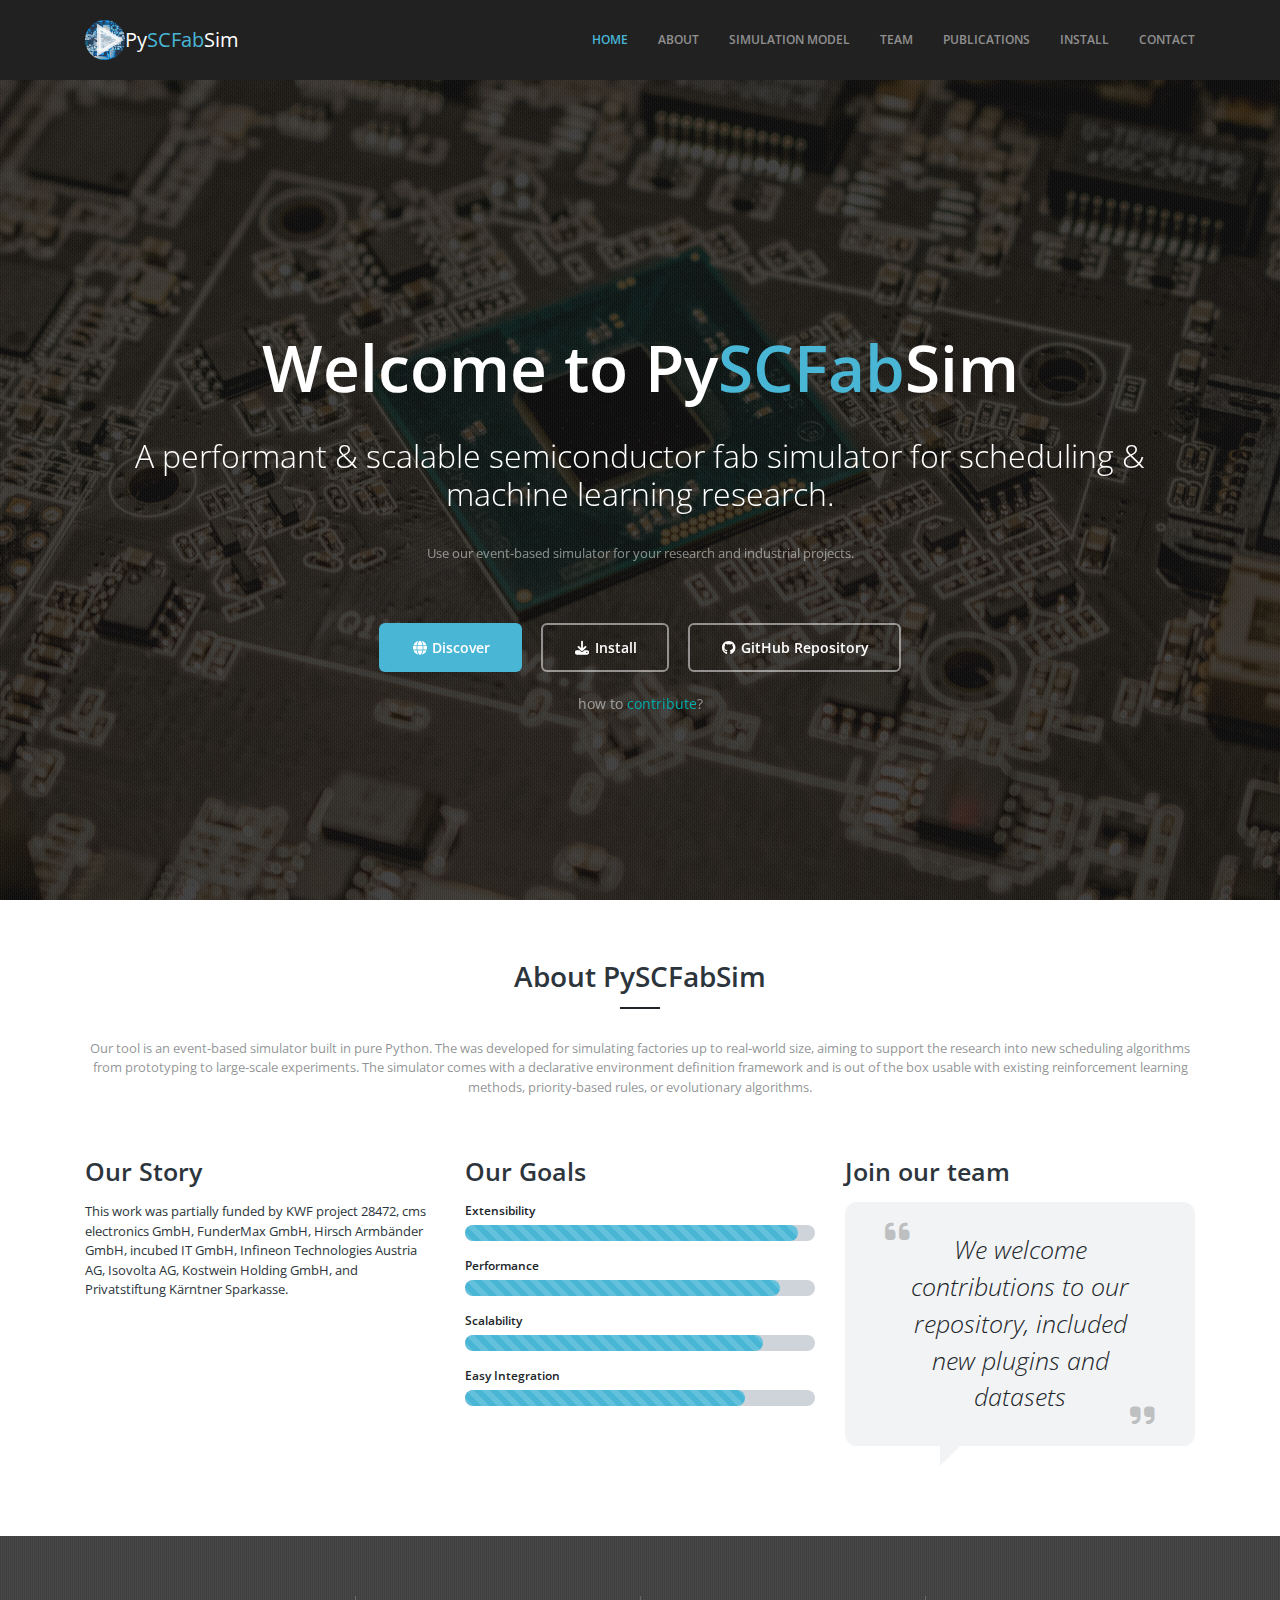
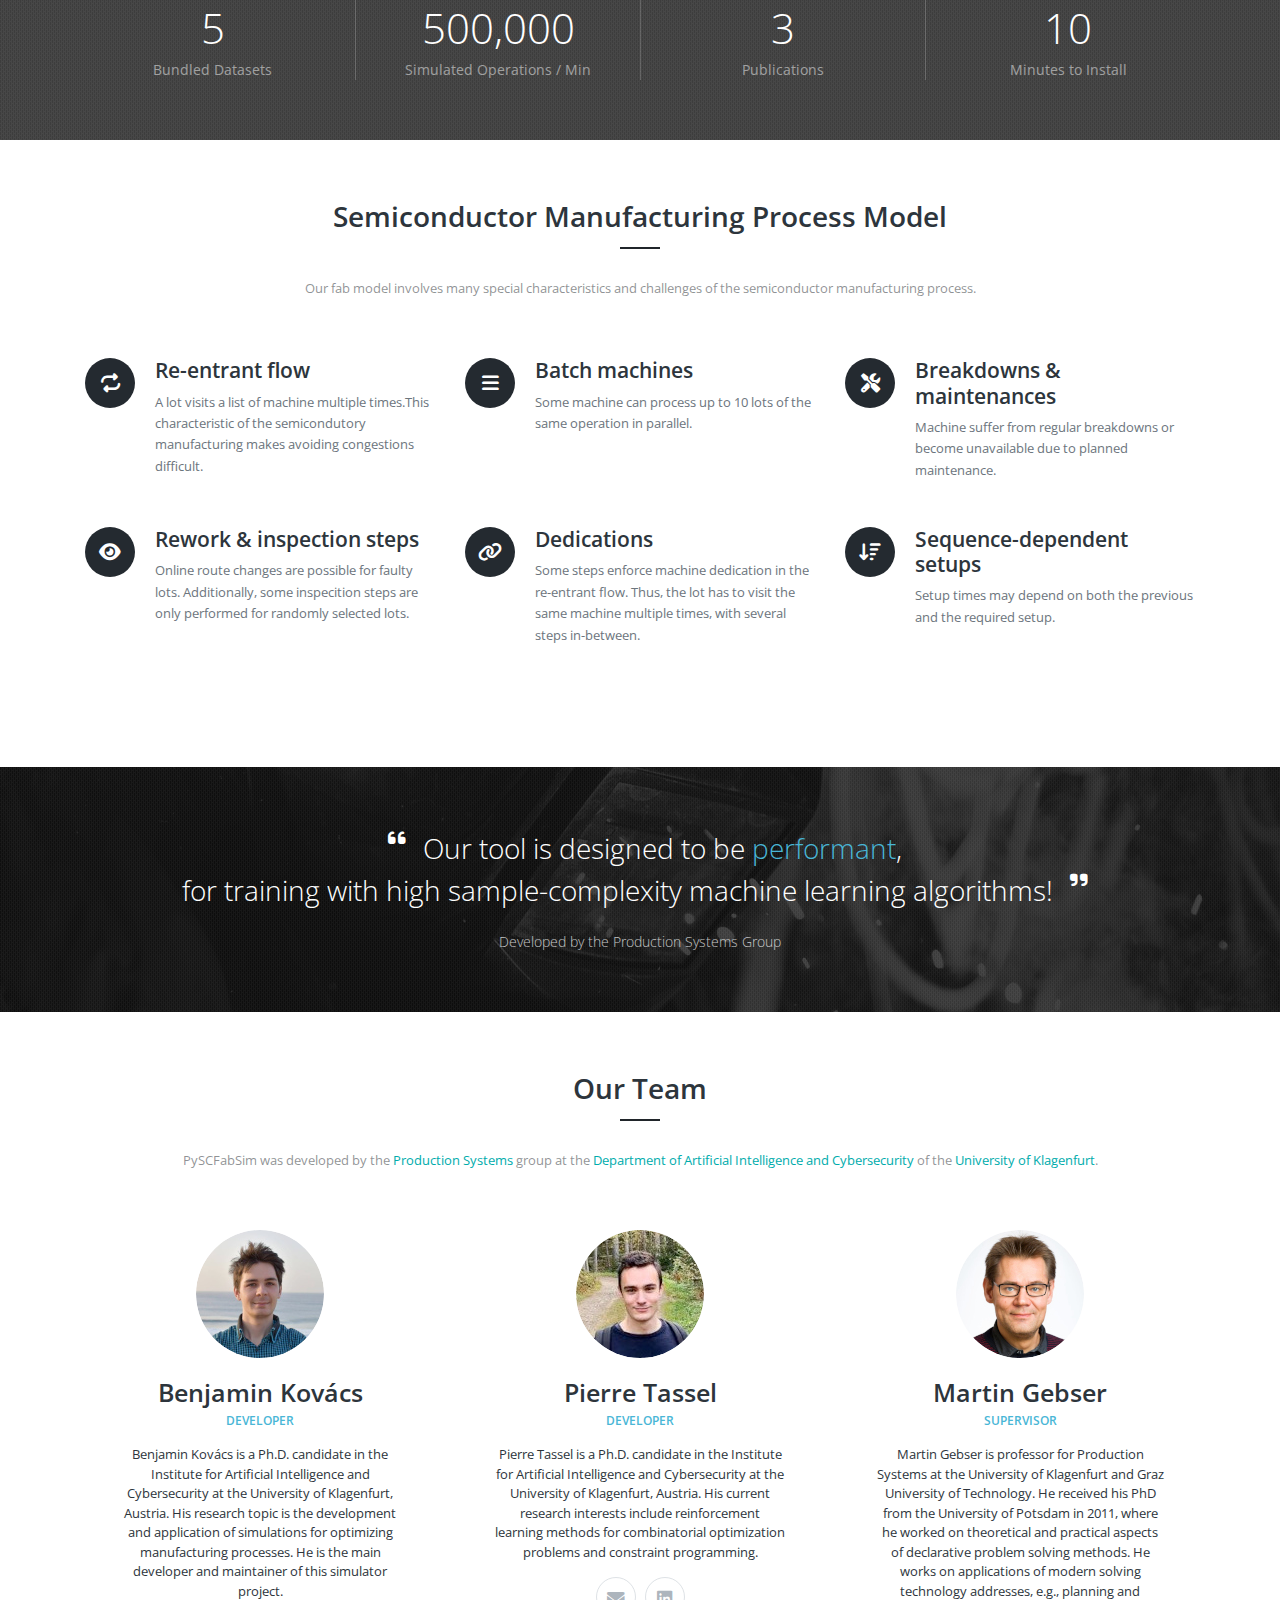
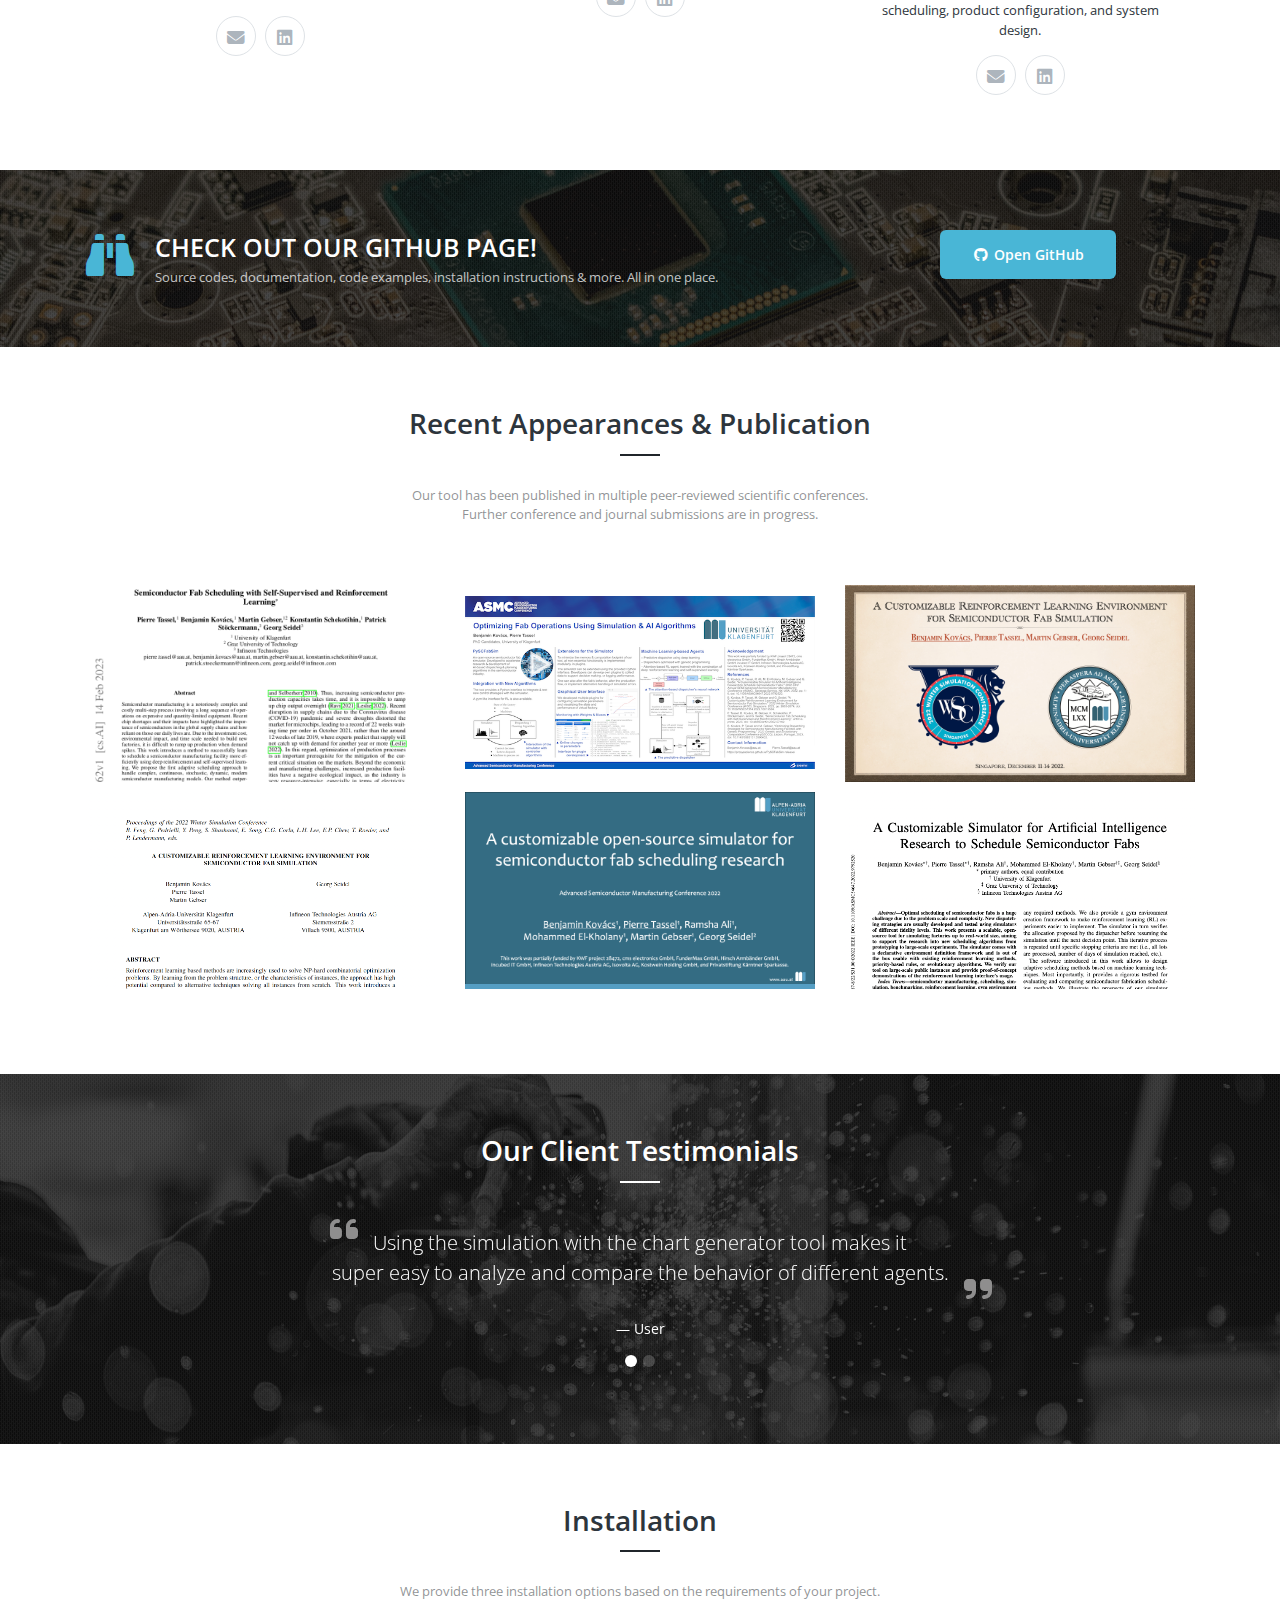
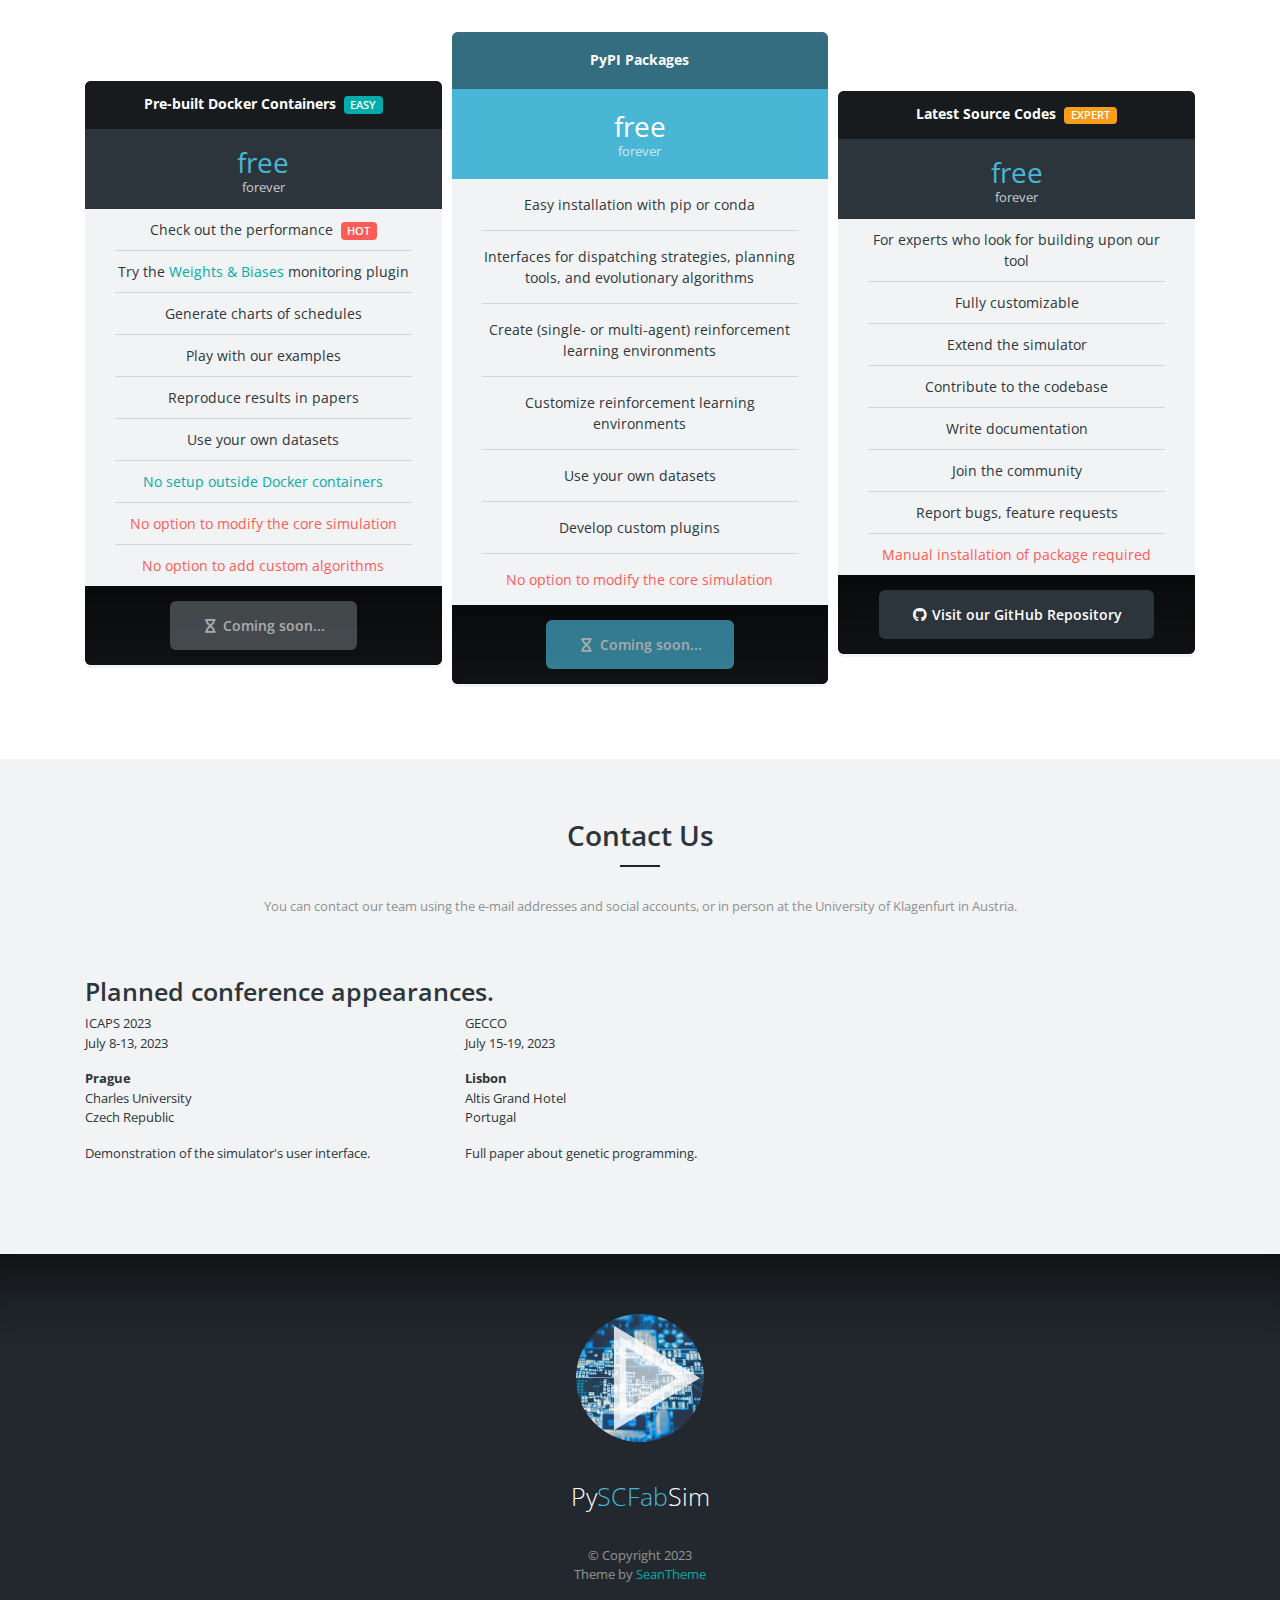
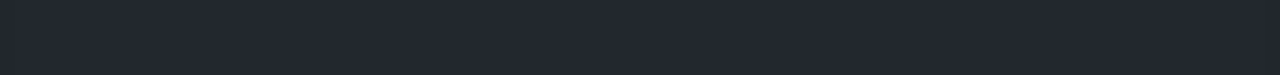
<file: docs/index.html>
<!DOCTYPE html>
<html lang="en">
<head>
    <meta charset="utf-8"/>
    <title>PySCFabSim &mdash; a performant semiconductor fab simulator for scheduling &amp; machine learning
        research </title>
    <meta content="width=device-width, initial-scale=1.0, maximum-scale=1.0, user-scalable=no" name="viewport"/>
    <meta content="" name="description"/>
    <meta content="" name="author"/>

    <!-- ================== BEGIN core-css ================== -->
    <link href="https://fonts.googleapis.com/css?family=Open+Sans:300,400,600,700" rel="stylesheet"/>
    <link href="assets/css/one-page-parallax/vendor.min.css" rel="stylesheet"/>
    <link href="assets/css/one-page-parallax/app.min.css" rel="stylesheet"/>
    <!-- ================== END core-css ================== -->
    <link rel="icon" href="/favicon.ico" type="image/x-icon" />
</head>
<body data-bs-spy='scroll' data-bs-target='#header' data-bs-offset='51' class="theme-cyan">
<!-- begin #page-container -->
<div id="page-container" class="fade">
    <!-- begin #header -->
    <div id="header" class="header navbar navbar-inverse navbar-fixed-top navbar-expand-lg">
        <!-- begin container -->
        <div class="container">
            <!-- begin navbar-brand -->
            <a href="index.html" class="navbar-brand">
                <img src="./assets/img/logo_xs.png" alt="logo">
                <span class="brand-text">Py<span class="text-theme">SCFab</span>Sim</span>
            </a>
            <!-- end navbar-brand -->
            <!-- begin navbar-toggle -->
            <button type="button" class="navbar-toggle collapsed" data-bs-toggle="collapse"
                    data-bs-target="#header-navbar">
                <span class="icon-bar"></span>
                <span class="icon-bar"></span>
                <span class="icon-bar"></span>
            </button>
            <!-- end navbar-header -->
            <!-- begin navbar-collapse -->
            <div class="collapse navbar-collapse" id="header-navbar">
                <ul class="nav navbar-nav navbar-end">
                    <li class="nav-item"><a class="nav-link" href="#home" data-click="scroll-to-target">HOME</a></li>
                    <li class="nav-item"><a class="nav-link" href="#about" data-click="scroll-to-target">ABOUT</a></li>
                    <li class="nav-item"><a class="nav-link" href="#service" data-click="scroll-to-target">SIMULATION
                        MODEL</a></li>
                    <li class="nav-item"><a class="nav-link" href="#team" data-click="scroll-to-target">TEAM</a></li>
                    <li class="nav-item"><a class="nav-link" href="#work" data-click="scroll-to-target">PUBLICATIONS</a>
                    </li>
                    <li class="nav-item"><a class="nav-link" href="#install" data-click="scroll-to-target">INSTALL</a>
                    </li>
                    <li class="nav-item"><a class="nav-link" href="#contact" data-click="scroll-to-target">CONTACT</a>
                    </li>
                </ul>
            </div>
            <!-- end navbar-collapse -->
        </div>
        <!-- end container -->
    </div>
    <!-- end #header -->

    <!-- begin #home -->
    <div id="home" class="content has-bg home">
        <!-- begin content-bg -->
        <div class="content-bg" style="background-image: url(assets/img/bg/bg-home.jpg);"
             data-paroller="true"
             data-paroller-type="foreground"
             data-paroller-factor="-0.25">
        </div>
        <!-- end content-bg -->
        <!-- begin container -->
        <div class="container home-content">
            <h1>Welcome to Py<span class="text-theme">SCFab</span>Sim</h1>
            <h3>A performant &amp; scalable semiconductor fab simulator for scheduling &amp; machine learning
                research.</h3>
            <p>
                Use our event-based simulator for your research and industrial projects.
            </p>
            <a href="#about" class="btn btn-theme btn-primary"><i class="fa fa-fw fa-globe"></i> Discover</a>
            <a href="#install" class="btn btn-theme btn-outline-white"><i class="fa fa-fw fa-download"></i> Install</a>
            <a target="_blank" href="https://github.com/prosysscience/PySCFabSim-release"
               class="btn btn-theme btn-outline-white"><i
                    class="fab fa-fw fa-github"></i> GitHub Repository</a><br/>
            <br/>
            how to <a href="#install">contribute</a>?
        </div>
        <!-- end container -->
    </div>
    <!-- end #home -->

    <!-- begin #about -->
    <div id="about" class="content" data-scrollview="true">
        <!-- begin container -->
        <div class="container" data-animation="true" data-animation-type="animate__fadeInDown">
            <h2 class="content-title">About PySCFabSim</h2>
            <p class="content-desc">
                Our tool is an event-based simulator built in pure Python.
                The was developed for simulating factories up to real-world size, aiming to support the research into
                new scheduling algorithms from prototyping to large-scale experiments. The simulator comes with a
                declarative environment definition framework and is out of the box usable with existing reinforcement
                learning methods, priority-based rules, or evolutionary algorithms.
            </p>
            <!-- begin row -->
            <div class="row">
                <!-- begin col-4 -->
                <div class="col-lg-4">
                    <!-- begin about -->
                    <div class="about">
                        <h3 class="mb-3">Our Story</h3>
                        <p>

                        </p>
                        <p>
                            This work was partially funded by KWF project 28472, cms electronics GmbH, FunderMax GmbH,
                            Hirsch Armbänder GmbH, incubed IT GmbH, Infineon Technologies Austria AG, Isovolta AG,
                            Kostwein Holding GmbH, and Privatstiftung Kärntner Sparkasse.
                        </p>
                    </div>
                    <!-- end about -->
                </div>
                <!-- end col-4 -->
                <!-- begin col-4 -->
                <div class="col-lg-4">
                    <h3 class="mb-3">Our Goals</h3>
                    <!-- begin skills -->
                    <div class="skills">
                        <div class="skills-name">Extensibility</div>
                        <div class="progress mb-3">
                            <div class="progress-bar progress-bar-striped progress-bar-animated bg-theme"
                                 style="width: 95%">
                                <span class="progress-number">95%</span>
                            </div>
                        </div>
                        <div class="skills-name">Performance</div>
                        <div class="progress mb-3">
                            <div class="progress-bar progress-bar-striped progress-bar-animated bg-theme"
                                 style="width: 90%">
                                <span class="progress-number">90%</span>
                            </div>
                        </div>
                        <div class="skills-name">Scalability</div>
                        <div class="progress mb-3">
                            <div class="progress-bar progress-bar-striped progress-bar-animated bg-theme"
                                 style="width: 85%">
                                <span class="progress-number">85%</span>
                            </div>
                        </div>
                        <div class="skills-name">Easy Integration</div>
                        <div class="progress mb-3">
                            <div class="progress-bar progress-bar-striped progress-bar-animated bg-theme"
                                 style="width: 80%">
                                <span class="progress-number">80%</span>
                            </div>
                        </div>
                    </div>
                    <!-- end skills -->
                </div>
                <!-- end col-4 -->
                <!-- begin col-4 -->
                <div class="col-lg-4">
                    <h3 class="mb-3">Join our team</h3>
                    <!-- begin about-author -->
                    <div class="about-author">
                        <div class="quote">
                            <i class="fa fa-quote-left"></i>
                            <h3>We welcome contributions to our repository, included new plugins and datasets</h3>
                            <i class="fa fa-quote-right"></i>
                        </div>
                    </div>
                    <!-- end about-author -->
                </div>
                <!-- end col-4 -->
            </div>
            <!-- end row -->
        </div>
        <!-- end container -->
    </div>
    <!-- end #about -->

    <!-- begin #milestone -->
    <div id="milestone" class="content bg-black-darker has-bg" data-scrollview="true">
        <!-- begin content-bg -->
        <div class="content-bg" style="background-image: url(assets/img/bg/bg-milestone.jpg)"
             data-paroller="true"
             data-paroller-factor="0.5"
             data-paroller-factor-md="0.01"
             data-paroller-factor-xs="0.01"></div>
        <!-- end content-bg -->
        <!-- begin container -->
        <div class="container">
            <!-- begin row -->
            <div class="row">
                <!-- begin col-3 -->
                <div class="col-lg-3 milestone-col">
                    <div class="milestone">
                        <div class="number" data-animation="true" data-animation-type="number" data-final-number="5">
                            5
                        </div>
                        <div class="title">Bundled Datasets</div>
                    </div>
                </div>
                <!-- end col-3 -->
                <!-- begin col-3 -->
                <div class="col-lg-3 milestone-col">
                    <div class="milestone">
                        <div class="number" data-animation="true" data-animation-type="number"
                             data-final-number="500000">
                            500,000
                        </div>
                        <div class="title">Simulated Operations / Min</div>
                    </div>
                </div>
                <!-- end col-3 -->
                <!-- begin col-3 -->
                <div class="col-lg-3 milestone-col">
                    <div class="milestone">
                        <div class="number" data-animation="true" data-animation-type="number"
                             data-final-number="3">3
                        </div>
                        <div class="title">Publications</div>
                    </div>
                </div>
                <!-- end col-3 -->
                <!-- begin col-3 -->
                <div class="col-lg-3 milestone-col">
                    <div class="milestone">
                        <div class="number" data-animation="true" data-animation-type="number" data-final-number="10">
                            10
                        </div>
                        <div class="title">Minutes to Install</div>
                    </div>
                </div>
                <!-- end col-3 -->
            </div>
            <!-- end row -->
        </div>
        <!-- end container -->
    </div>
    <!-- end #milestone -->


    <!-- beign #service -->
    <div id="service" class="content" data-scrollview="true">
        <!-- begin container -->
        <div class="container">
            <h2 class="content-title">Semiconductor Manufacturing Process Model</h2>
            <p class="content-desc">
                Our fab model involves many special characteristics and challenges of the semiconductor manufacturing
                process.
            </p>
            <!-- begin row -->
            <div class="row">
                <!-- begin col-4 -->
                <div class="col-lg-4 col-md-6">
                    <div class="service">
                        <div class="icon" data-animation="true" data-animation-type="animate__bounceIn"><i
                                class="fa fa-repeat"></i></div>
                        <div class="info">
                            <h4 class="title">Re-entrant flow</h4>
                            <p class="desc">
                                A lot visits a list of machine multiple times.This characteristic of the semicondutory
                                manufacturing makes avoiding congestions difficult.
                            </p>
                        </div>
                    </div>
                </div>
                <!-- end col-4 -->
                <!-- begin col-4 -->
                <div class="col-lg-4 col-md-6">
                    <div class="service">
                        <div class="icon" data-animation="true" data-animation-type="animate__bounceIn"><i
                                class="fa fa-bars"></i></div>
                        <div class="info">
                            <h4 class="title">Batch machines</h4>
                            <p class="desc">Some machine can process up to 10 lots of the same operation in
                                parallel.</p>
                        </div>
                    </div>
                </div>
                <!-- end col-4 -->
                <!-- begin col-4 -->
                <div class="col-lg-4 col-md-6">
                    <div class="service">
                        <div class="icon" data-animation="true" data-animation-type="animate__bounceIn"><i
                                class="fa fa-screwdriver-wrench"></i></div>
                        <div class="info">
                            <h4 class="title">Breakdowns &amp; maintenances</h4>
                            <p class="desc">Machine suffer from regular breakdowns or become unavailable due to
                                planned maintenance.</p>
                        </div>
                    </div>
                </div>
                <!-- end col-4 -->
                <!-- begin col-4 -->
                <div class="col-lg-4 col-md-6">
                    <div class="service">
                        <div class="icon" data-animation="true" data-animation-type="animate__bounceIn"><i
                                class="fa fa-eye"></i></div>
                        <div class="info">
                            <h4 class="title">Rework &amp; inspection steps</h4>
                            <p class="desc">
                                Online route changes are possible for faulty lots.
                                Additionally, some inspecition steps are only performed for randomly selected lots.
                            </p>
                        </div>
                    </div>
                </div>
                <!-- end col-4 -->
                <!-- begin col-4 -->
                <div class="col-lg-4 col-md-6">
                    <div class="service">
                        <div class="icon" data-animation="true" data-animation-type="animate__bounceIn"><i
                                class="fa fa-link"></i></div>
                        <div class="info">
                            <h4 class="title">Dedications</h4>
                            <p class="desc">
                                Some steps enforce machine dedication in the re-entrant flow.
                                Thus, the lot has to visit the same machine multiple times, with several steps
                                in-between.
                            </p>
                        </div>
                    </div>
                </div>
                <!-- end col-4 -->
                <!-- begin col-4 -->
                <div class="col-lg-4 col-md-6">
                    <div class="service">
                        <div class="icon" data-animation="true" data-animation-type="animate__bounceIn"><i
                                class="fa fa-arrow-down-wide-short"></i></div>
                        <div class="info">
                            <h4 class="title">Sequence-dependent setups</h4>
                            <p class="desc">Setup times may depend on both the previous and the required setup.</p>
                        </div>
                    </div>
                </div>
                <!-- end col-4 -->
            </div>
            <!-- end row -->
        </div>
        <!-- end container -->
    </div>
    <!-- end #service -->

    <!-- begin #quote -->
    <div id="quote" class="content bg-black-darker has-bg" data-scrollview="true">
        <!-- begin content-bg -->
        <div class="content-bg" style="background-image: url(assets/img/bg/bg-quote.jpg)"
             data-paroller-factor="0.5"
             data-paroller-factor-md="0.01"
             data-paroller-factor-xs="0.01">
        </div>
        <!-- end content-bg -->
        <!-- begin container -->
        <div class="container" data-animation="true" data-animation-type="animate__fadeInLeft">
            <!-- begin row -->
            <div class="row">
                <!-- begin col-12 -->
                <div class="col-lg-12 quote">
                    <i class="fa fa-quote-left"></i> Our tool is designed to be <span class="text-theme">performant</span>,<br/>
                    for training with high sample-complexity machine learning algorithms!
                    <i class="fa fa-quote-right"></i>
                    <small>Developed by the Production Systems Group</small>
                </div>
                <!-- end col-12 -->
            </div>
            <!-- end row -->
        </div>
        <!-- end container -->
    </div>
    <!-- end #quote -->

    <!-- begin #team -->
    <div id="team" class="content" data-scrollview="true">
        <!-- begin container -->
        <div class="container">
            <h2 class="content-title">Our Team</h2>
            <p class="content-desc">
                PySCFabSim was developed by the
                <a target="_blank" href="https://www.aau.at/en/aics/research-groups/research-group-production-systems/">
                    Production Systems</a> group at the
                <a href="https://www.aau.at/en/aics/" target="_blank">Department of Artificial Intelligence and
                    Cybersecurity</a>
                of the <a target="_blank" href="https://aau.at">University of Klagenfurt</a>.
            </p>
            <!-- begin row -->
            <div class="row">
                <!-- begin col-4 -->
                <div class="col-lg-4">
                    <!-- begin team -->
                    <div class="team">
                        <div class="image" data-animation="true" data-animation-type="animate__flipInX">
                            <img src="assets/img/user/user-1.jpg" alt="Benjamin Kovács"/>
                        </div>
                        <div class="info">
                            <h3 class="name">Benjamin Kovács</h3>
                            <div class="title text-theme">DEVELOPER</div>
                            <p>
                                Benjamin Kovács is a Ph.D. candidate in the Institute for Artificial Intelligence and
                                Cybersecurity at the University of Klagenfurt, Austria. His research topic is the
                                development and application of simulations for optimizing manufacturing processes.
                                He is the main developer and maintainer of this simulator project.
                            </p>
                            <div class="social">
                                <a target="_blank" href="mailto:Benjamin.Kovacs@aau.at"><i
                                        class="fa fa-envelope fa-lg fa-fw"></i></a>
                                <a target="_blank" href="https://www.linkedin.com/in/benjamin-kov%C3%A1cs-3901bb86/"><i
                                        class="fab fa-linkedin fa-lg fa-fw"></i></a>
                            </div>
                        </div>
                    </div>
                    <!-- end team -->
                </div>
                <!-- end col-4 -->
                <!-- begin col-4 -->
                <div class="col-lg-4">
                    <!-- begin team -->
                    <div class="team">
                        <div class="image" data-animation="true" data-animation-type="animate__flipInX">
                            <img src="assets/img/user/user-2.jpg" alt="Pierre Tassel"/>
                        </div>
                        <div class="info">
                            <h3 class="name">Pierre Tassel</h3>
                            <div class="title text-theme">DEVELOPER</div>
                            <p>Pierre Tassel is a Ph.D. candidate in the Institute for Artificial Intelligence and
                                Cybersecurity at the University of Klagenfurt, Austria. His current research interests
                                include reinforcement learning methods for combinatorial optimization problems and
                                constraint programming.</p>
                            <div class="social">
                                <a target="_blank" href="mailto:Pierre.Tassel@aau.at"><i
                                        class="fa fa-envelope fa-lg fa-fw"></i></a>
                                <a target="_blank" href="https://www.linkedin.com/in/pierre-tassel-793076168/"><i
                                        class="fab fa-linkedin fa-lg fa-fw"></i></a>
                            </div>
                        </div>
                    </div>
                    <!-- end team -->
                </div>
                <!-- end col-4 -->
                <!-- begin col-4 -->
                <div class="col-lg-4">
                    <!-- begin team -->
                    <div class="team">
                        <div class="image" data-animation="true" data-animation-type="animate__flipInX">
                            <img src="assets/img/user/user-3.jpg" alt="Martin Gebser"/>
                        </div>
                        <div class="info">
                            <h3 class="name">Martin Gebser</h3>
                            <div class="title text-theme">SUPERVISOR</div>
                            <p>Martin Gebser is professor for Production Systems at the University of
                                Klagenfurt and Graz University of Technology. He received his PhD from the
                                University of Potsdam in 2011, where he worked on theoretical and practical
                                aspects of declarative problem solving methods. He works on applications of modern
                                solving technology addresses, e.g., planning and scheduling, product configuration,
                                and system design.
                            </p>
                            <div class="social">
                                <a target="_blank" href="mailto:Martin.Gebser@aau.at"><i
                                        class="fa fa-envelope fa-lg fa-fw"></i></a>
                                <a target="_blank" href="https://www.linkedin.com/in/martin-gebser-71196b68/"><i
                                        class="fab fa-linkedin fa-lg fa-fw"></i></a>
                            </div>
                        </div>
                    </div>
                    <!-- end team -->
                </div>
                <!-- end col-4 -->
            </div>
            <!-- end row -->
        </div>
        <!-- end container -->
    </div>
    <!-- end #team -->

    <!-- beign #action-box -->
    <div id="action-box" class="content has-bg" data-scrollview="true">
        <!-- begin content-bg -->
        <div class="content-bg" style="background-image: url(assets/img/bg/bg-action.jpg)"
             data-paroller-factor="0.5"
             data-paroller-factor-md="0.01"
             data-paroller-factor-xs="0.01">
        </div>
        <!-- end content-bg -->
        <!-- begin container -->
        <div class="container" data-animation="true" data-animation-type="animate__fadeInRight">
            <!-- begin row -->
            <div class="row action-box">
                <!-- begin col-9 -->
                <div class="col-lg-9">
                    <div class="icon-large text-theme">
                        <i class="fa fa-binoculars"></i>
                    </div>
                    <h3>CHECK OUT OUR GITHUB PAGE!</h3>
                    <p>
                        Source codes, documentation, code examples, installation instructions &amp; more.
                        All in one place.
                    </p>
                </div>
                <!-- end col-9 -->
                <!-- begin col-3 -->
                <div class="col-lg-3">
                    <a target="_blank" href="https://github.com/prosysscience/PySCFabSim-release"
                       class="btn btn-theme btn-primary">
                        <i class="fab fa-fw fa-github"></i>
                        Open GitHub
                    </a>
                </div>
                <!-- end col-3 -->
            </div>
            <!-- end row -->
        </div>
        <!-- end container -->
    </div>
    <!-- end #action-box -->

    <!-- begin #work -->
    <div id="work" class="content" data-scrollview="true">
        <!-- begin container -->
        <div class="container" data-animation="true" data-animation-type="animate__fadeInDown">
            <h2 class="content-title">Recent Appearances &amp; Publication</h2>
            <p class="content-desc">
                Our tool has been published in multiple peer-reviewed scientific conferences.
                <br/>
                Further conference and journal submissions are in progress.
            </p>
            <!-- begin row -->
            <div class="row row-space-10">
                <div class="col-md-6 col-lg-4">
                    <!-- begin work -->
                    <div class="work">
                        <div class="image">
                            <a target="_blank" href="https://arxiv.org/abs/2302.07162">
                                <img src="assets/img/portfolio/es_preprint.png" alt="ASMC 2023 Poster"/></a>
                        </div>
                        <div class="desc">
                            <span class="desc-title">Self-Supervised &amp; Reinforcement Learning</span>
                            <span class="desc-text">Preprint</span>
                        </div>
                    </div>
                    <!-- end work -->
                </div>
                <div class="col-md-6 col-lg-4">
                    <!-- begin work -->
                    <div class="work">
                        <div class="image">
                            <a target="_blank" href="assets/img/portfolio/asmc_2023_poster.pdf">
                                <img src="assets/img/portfolio/asmc_2023_poster.png" alt="ASMC 2023 Poster"/></a>
                        </div>
                        <div class="desc">
                            <span class="desc-title">Poster presentation at the 2023 34th Advanced Semiconductor Manufacturing Conference</span>
                            <span class="desc-text">&nbsp;</span>
                        </div>
                    </div>
                    <!-- end work -->
                </div>
                <div class="col-md-6 col-lg-4">
                    <!-- begin work -->
                    <div class="work">
                        <div class="image">
                            <a target="_blank" href="assets/img/portfolio/wsc_presentation.pdf">
                                <img src="assets/img/portfolio/wsc_presentation.png" alt="WSC Presentation"/></a>
                        </div>
                        <div class="desc">
                            <span class="desc-title">Reinforcement Learning Environment</span>
                            <span class="desc-text">Presentation at the 2022 Winter Simulation Conference</span>
                        </div>
                    </div>
                    <!-- end work -->
                </div>
                <div class="col-md-6 col-lg-4">
                    <!-- begin work -->
                    <div class="work">
                        <div class="image">
                            <a target="_blank" href="https://informs-sim.org/wsc22papers/270.pdf"><img
                                    src="assets/img/portfolio/wsc_paper.png" alt="WSC Paper"/></a>
                        </div>
                        <div class="desc">
                            <span class="desc-title">Reinforcement Learning Environment</span>
                            <span class="desc-text">Paper at the 2022 Winter Simulation Conference</span>
                        </div>
                    </div>
                    <!-- end work -->
                </div>
                <div class="col-md-6 col-lg-4">
                    <!-- begin work -->
                    <div class="work">
                        <div class="image">
                            <a target="_blank" href="assets/img/portfolio/asmc_presentation.pdf"><img
                                    src="assets/img/portfolio/asmc_presentation.png" alt="ASMC Presentation"/></a>
                        </div>
                        <div class="desc">
                            <span class="desc-title">Presentation at the 2022 33rd Advanced Semiconductor Manufacturing Conference</span>
                            <span class="desc-text">&nbsp;</span>
                        </div>
                    </div>
                    <!-- end work -->
                </div>
                <div class="col-md-6 col-lg-4">
                    <!-- begin work -->
                    <div class="work">
                        <div class="image">
                            <a target="_blank" href="https://ieeexplore.ieee.org/document/9792520"><img
                                    src="assets/img/portfolio/asmc_paper.png" alt="ASMC Paper"/></a>
                        </div>
                        <div class="desc">
                            <span class="desc-title">Paper at the 2022 33rd Advanced Semiconductor Manufacturing Conference</span>
                            <span class="desc-text">&nbsp;</span>
                        </div>
                    </div>
                    <!-- end work -->
                </div>
            </div>
            <!-- end row -->
        </div>
        <!-- end container -->
    </div>
    <!-- end #work -->

    <!-- begin #client -->
    <div id="client" class="content has-bg bg-green" data-scrollview="true">
        <!-- begin content-bg -->
        <div class="content-bg" style="background-image: url(assets/img/bg/bg-client.jpg)"
             data-paroller-factor="0.5"
             data-paroller-factor-md="0.01"
             data-paroller-factor-xs="0.01">
        </div>
        <!-- end content-bg -->
        <!-- begin container -->
        <div class="container" data-animation="true" data-animation-type="animate__fadeInUp">
            <h2 class="content-title">Our Client Testimonials</h2>
            <!-- begin carousel -->
            <div class="carousel testimonials slide" data-ride="carousel" id="testimonials">
                <!-- begin carousel-inner -->
                <div class="carousel-inner text-center">
                    <!-- begin item -->
                    <div class="carousel-item active">
                        <blockquote>
                            <i class="fa fa-quote-left"></i>
                            Using the simulation with the chart generator tool makes it<br/>
                            super easy to analyze and compare the behavior of different agents.
                            <i class="fa fa-quote-right"></i>
                        </blockquote>
                        <div class="name"> — User</div>
                    </div>
                    <!-- end item -->
                    <!-- begin item -->
                    <div class="carousel-item">
                        <blockquote>
                            <i class="fa fa-quote-left"></i>
                            The Weights &amp; Biases plugin provides useful insights about the bottlenecks <br/>
                            and helps to resolve issues with the dispatcher strategies.
                            <i class="fa fa-quote-right"></i>
                        </blockquote>
                        <div class="name"> User</div>
                    </div>
                    <!-- end item -->
                </div>
                <!-- end carousel-inner -->
                <!-- begin carousel-indicators -->
                <ol class="carousel-indicators m-b-0">
                    <li data-bs-target="#testimonials" data-bs-slide-to="0" class="active"></li>
                    <li data-bs-target="#testimonials" data-bs-slide-to="1" class=""></li>
                </ol>
                <!-- end carousel-indicators -->
            </div>
            <!-- end carousel -->
        </div>
        <!-- end containter -->
    </div>
    <!-- end #client -->

    <!-- begin #pricing -->
    <div id="install" class="content" data-scrollview="true">
        <!-- begin container -->
        <div class="container">
            <h2 class="content-title">Installation</h2>
            <p class="content-desc">
                We provide three installation options based on the requirements of your project.
            </p>
            <!-- begin pricing-table -->
            <ul class="pricing-table pricing-col-3" style="text-align: center">
                <li data-animation="true" data-animation-type="animate__fadeInUp">
                    <div class="pricing-container">
                        <h3>Pre-built Docker Containers <span class="badge bg-success ms-1">EASY</span></h3>
                        <div class="price">
                            <div class="price-figure">
                                <span class="price-number">free</span>
                                <span class="price-tenure">forever</span>
                            </div>
                        </div>
                        <ul class="features">
                            <li>Check out the performance <span class="badge bg-danger ms-1">HOT</span></li>
                            <li>Try the <a target="_blank" href="https://wandb.ai/">Weights &amp; Biases</a> monitoring
                                plugin
                            </li>
                            <li>Generate charts of schedules</li>
                            <li>Play with our examples</li>
                            <li>Reproduce results in papers</li>
                            <li>Use your own datasets</li>
                            <li class="text-success">No setup outside Docker containers</li>
                            <li class="text-danger">No option to modify the core simulation</li>
                            <li class="text-danger">No option to add custom algorithms</li>
                        </ul>
                        <div class="footer">
                            <button href="#" class="btn btn-inverse btn-theme btn-block" disabled>
                                <i class="fa fa-hourglass fa-fw"></i>
                                Coming soon...
                            </button>
                        </div>
                    </div>
                </li>
                <li class="highlight" data-animation="true" data-animation-type="animate__fadeInUp">
                    <div class="pricing-container">
                        <h3>PyPI Packages</h3>
                        <div class="price">
                            <div class="price-figure">
                                <span class="price-number">free</span>
                                <span class="price-tenure">forever</span>
                            </div>
                        </div>
                        <ul class="features">
                            <li>Easy installation with pip or conda</li>
                            <li>Interfaces for dispatching strategies, planning tools, and evolutionary algorithms</li>
                            <li>Create (single- or multi-agent) reinforcement learning environments</li>
                            <li>Customize reinforcement learning environments</li>
                            <li>Use your own datasets</li>
                            <li>Develop custom plugins</li>
                            <li class="text-danger">No option to modify the core simulation</li>
                        </ul>
                        <div class="footer">
                            <button disabled href="#" class="btn btn-primary btn-theme btn-block">
                                <!--<i class="fa fa-download fa-fw"></i>
                                Install Now-->
                                <i class="fa fa-hourglass fa-fw"></i>
                                Coming soon...
                            </button>
                        </div>
                    </div>
                </li>
                <li data-animation="true" data-animation-type="animate__fadeInUp">
                    <div class="pricing-container">
                        <h3>Latest Source Codes <span class="badge bg-warning ms-1">EXPERT</span></h3>
                        <div class="price">
                            <div class="price-figure">
                                <span class="price-number">free</span>
                                <span class="price-tenure">forever</span>
                            </div>
                        </div>
                        <ul class="features">
                            <li>For experts who look for building upon our tool</li>
                            <li>Fully customizable</li>
                            <li>Extend the simulator</li>
                            <li>Contribute to the codebase</li>
                            <li>Write documentation</li>
                            <li>Join the community</li>
                            <li>Report bugs, feature requests</li>
                            <li class="text-danger">Manual installation of package required</li>
                        </ul>
                        <div class="footer">
                            <a href="https://github.com/prosysscience/PySCFabSim-release"
                               class="btn btn-inverse btn-theme btn-block">
                                <i class="fab fa-github fa-fw"></i>
                                Visit our GitHub Repository
                            </a>
                        </div>
                    </div>
                </li>
            </ul>
        </div>
        <!-- end container -->
    </div>
    <!-- end #pricing -->

    <!-- begin #contact -->
    <div id="contact" class="content bg-light" data-scrollview="true">
        <!-- begin container -->
        <div class="container">
            <h2 class="content-title">Contact Us</h2>
            <p class="content-desc">
                You can contact our team using the e-mail addresses and social accounts, or in person at the
                University of Klagenfurt in Austria.
            </p>
            <!-- begin row -->
            <h3>Planned conference appearances.</h3>
            <div class="row">
                <div class="col-lg-4" data-animation="true" data-animation-type="animate__fadeInLeft">
                    <p>
                        ICAPS 2023<br/>July 8-13, 2023
                    </p>
                    <p>
                        <strong>Prague</strong><br/>
                        Charles University<br/>
                        Czech Republic<br/>
                    </p>
                    <p>
                        Demonstration of the simulator's user interface.
                    </p>
                </div>
                <div class="col-lg-4" data-animation="true" data-animation-type="animate__fadeInLeft">
                    <p>
                        GECCO<br/>July 15-19, 2023
                    </p>
                    <p>
                        <strong>Lisbon</strong><br/>
                        Altis Grand Hotel<br/>
                        Portugal<br/>
                    </p>
                    <p>
                        Full paper about genetic programming.
                    </p>
                </div>
            </div>
            <!-- end row -->
        </div>
        <!-- end container -->
    </div>
    <!-- end #contact -->

    <!-- begin #footer -->
    <div id="footer" class="footer">
        <div class="container">
            <div class="footer-brand">
                <img src="./assets/img/logo_small.png" style="display: block; width: 128px; margin: auto" alt="logo">
                <br/>
                Py<span class="text-theme">SCFab</span>Sim
            </div>
            <p>
                &copy; Copyright 2023 <br/>
                Theme by <a target="_blank" href="https://seantheme.com/">SeanTheme</a>
            </p>
            <p class="social-list" style="display: none">
                <a href="#"><i class="fab fa-facebook-f fa-fw"></i></a>
                <a href="#"><i class="fab fa-instagram fa-fw"></i></a>
                <a href="#"><i class="fab fa-twitter fa-fw"></i></a>
                <a href="#"><i class="fab fa-google-plus-g fa-fw"></i></a>
                <a href="#"><i class="fab fa-dribbble fa-fw"></i></a>
            </p>
        </div>
    </div>
    <!-- end #footer -->
</div>
<!-- end #page-container -->

<!-- ================== BEGIN BASE JS ================== -->
<script src="assets/js/one-page-parallax/vendor.min.js"></script>
<script src="assets/js/one-page-parallax/app.min.js"></script>

</body>
</html>
</file>
